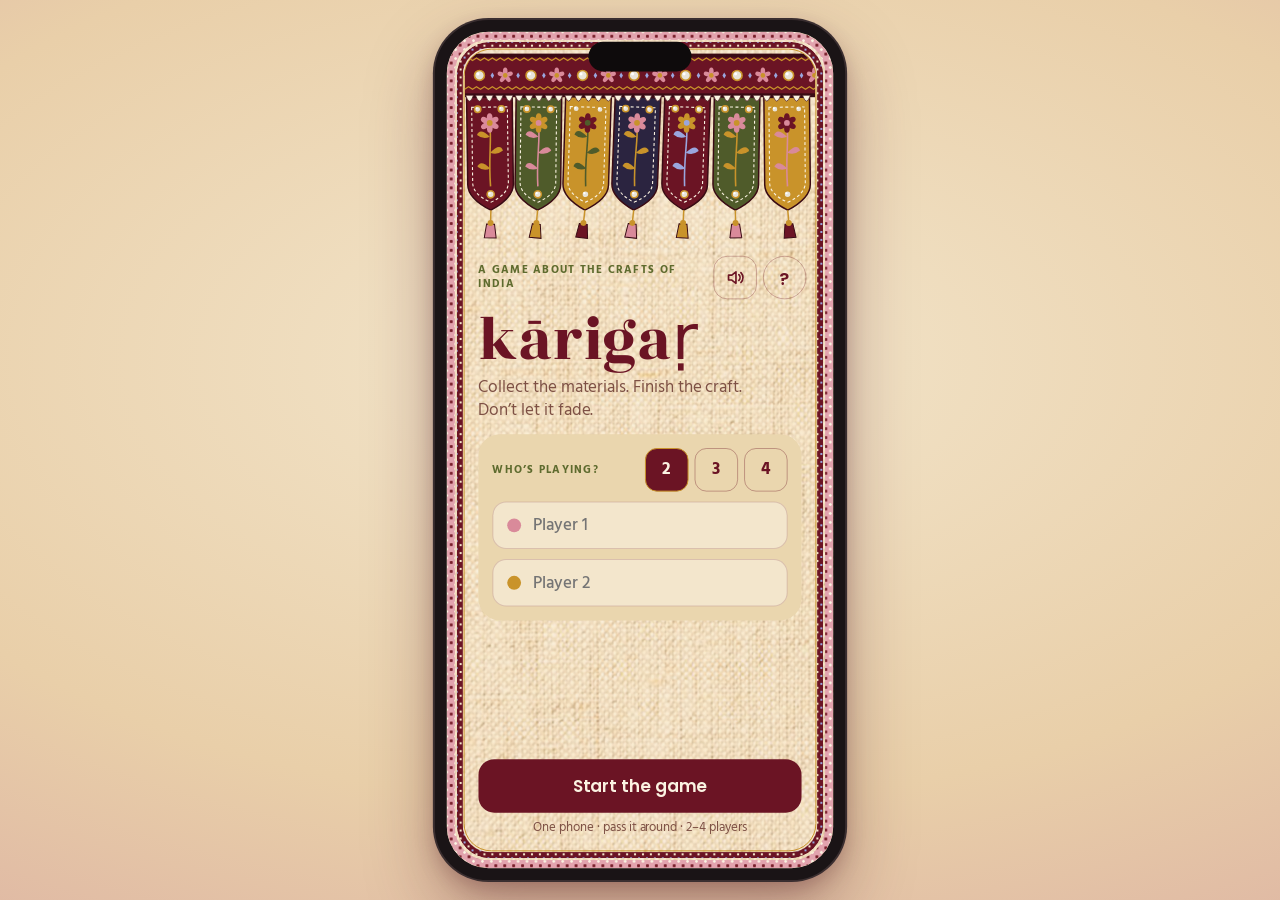
<file: Kaarigar/index.html>
<!DOCTYPE html>
<html lang="en">
<head>
<meta charset="utf-8">
<meta name="viewport" content="width=device-width,initial-scale=1,viewport-fit=cover">
<title>kārigaṛ</title>
<meta name="description" content="A pass-and-play card game about the crafts of India.">
<meta name="theme-color" content="#6B1424">
<link rel="icon" href="assets/toran-small.svg">
<link rel="preconnect" href="https://fonts.googleapis.com">
<link rel="stylesheet" href="https://fonts.googleapis.com/css2?family=Rozha+One&family=Poppins:ital,wght@0,500;0,600;0,700;1,500&family=Hind:wght@400;500;600;700&family=Playfair+Display:wght@900&display=swap">
<link rel="stylesheet" href="styles.css?v=frame2">
</head>
<body>
<div id="shell"><div id="app"><div class="frame f1"></div><div class="frame f2"></div><div class="f3"></div><div id="view" class="screen"></div></div></div>
<script src="data.js"></script>
<script src="sound.js"></script>
<script src="game.js?v=frame2"></script>
</body>
</html>
</file>
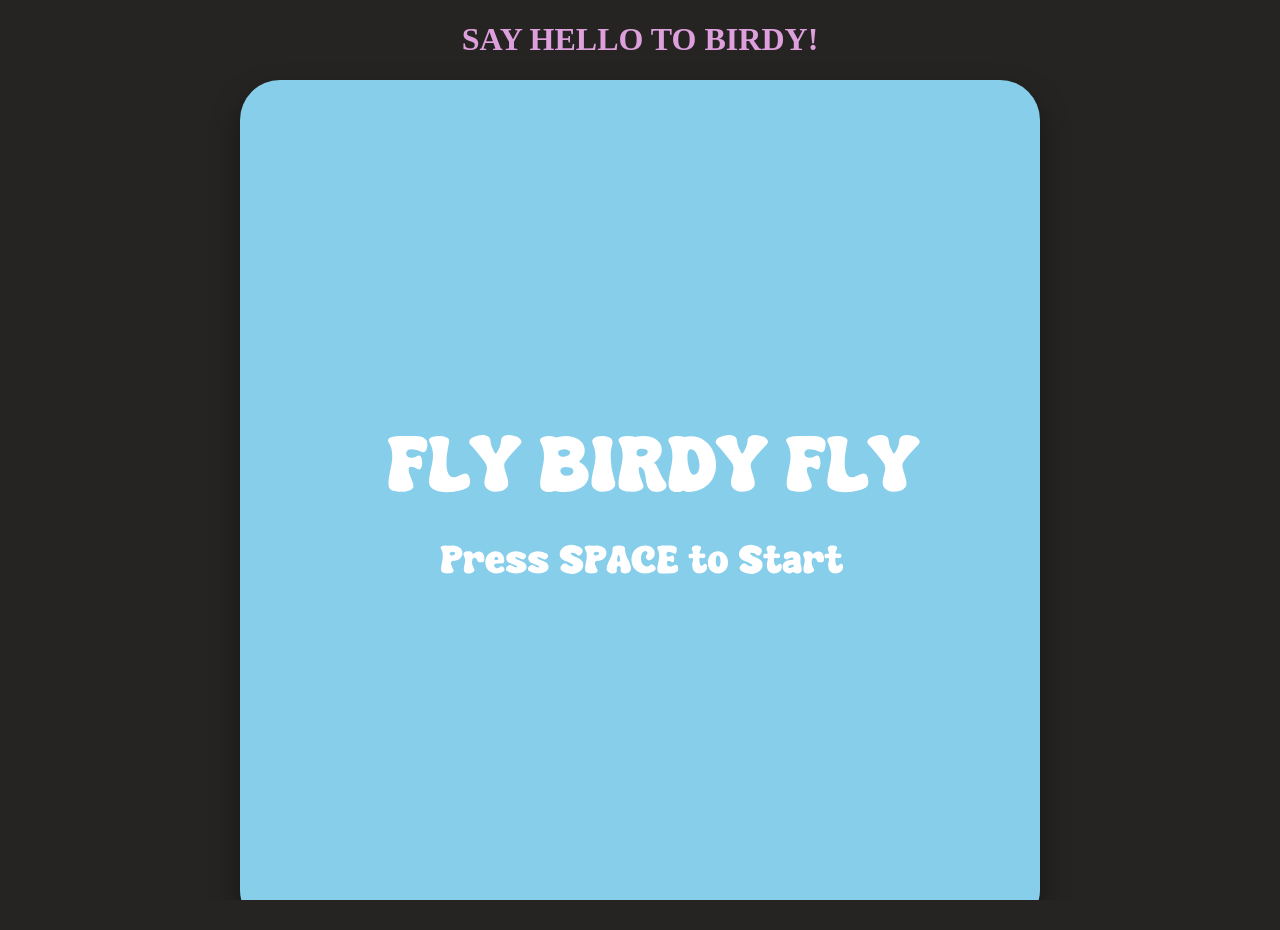
<file: TheBirdyProject/index.html>
<!DOCTYPE html>
<html lang="en">
  <head>
    <meta charset="utf-8" />
    <meta name="viewport" content="width=device-width, initial-scale=1.0">

    <title>Say Hello to Birdy!</title>

    <link rel="stylesheet" type="text/css" href="style.css">

    <script src="libraries/p5.min.js"></script>
    <script src="libraries/p5.sound.min.js"></script>
  </head>

  <body>
    <h1>SAY HELLO TO BIRDY!</h1>
    <script src="sketch.js"></script>
  </body>
</html>
</file>
<file: Kaarigar/styles.css>
/* VOICE: warm, festive, hand-made; a craft fair game you play on one phone
   IDEA: a Mughal-painted ludo board and an embroidered toran
   PICTURE: the toran banner and hand-framed craft cards
   COLOUR+TYPE: beige paper, deep maroon ink, mustard, dusty pink, olive, lavender; Rozha One + Poppins + Hind
   LAYOUT: one phone column inside a floral frame; table on top, crafts in the middle, hand tray at the bottom */
:root{color-scheme:light;--bg:#F3E6CC;--deep:#EAD6AE;--cream:#FBF3E2;--ink:#6B1424;--muted:#7E5145;--olive:#5E6B2E;--mustard:#C9932A;--pink:#D98A9A;--lav:#9AA6DE;--dark:#1F1B18;
  --display:'Rozha One',Georgia,serif;--card:'Poppins',system-ui,sans-serif;--body:'Hind',system-ui,sans-serif}
*{box-sizing:border-box;min-width:0}
html,body{margin:0;height:100%;background:#E2A3AE}
body{color:var(--ink);font:16px/1.4 var(--body);overflow:hidden;-webkit-tap-highlight-color:transparent;user-select:none;-webkit-user-select:none}
button{font:inherit;color:inherit;cursor:pointer}
button:disabled{opacity:.45;cursor:not-allowed}
:focus-visible{outline:3px solid var(--mustard);outline-offset:2px}
h1,h2,h3,p{margin:0}
#shell{position:fixed;inset:0;display:flex;justify-content:center;background:#E2A3AE}
#app{position:relative;width:100%;max-width:440px;height:100%;background:linear-gradient(rgba(243,230,204,.5),rgba(243,230,204,.5)),url(assets/linen.jpg) center/cover no-repeat,var(--bg);overflow:hidden}
.frame{position:absolute;pointer-events:none;z-index:50;-webkit-mask:linear-gradient(#000 0 0) content-box,linear-gradient(#000 0 0);-webkit-mask-composite:xor;mask-composite:exclude}
.f1{inset:0;padding:8px;background-color:#E2A3AE;background-image:radial-gradient(#7A1F2B 1.3px,transparent 1.8px),radial-gradient(#FBF3E2 1.1px,transparent 1.6px);background-size:9px 9px;background-position:0 0,4.5px 4.5px}
.f2{inset:10px;padding:6px;border-radius:10px;background-color:#6B1424;background-image:radial-gradient(#F3E6CC 1.1px,transparent 1.6px),radial-gradient(#9AA6DE 1px,transparent 1.5px);background-size:8px 8px;background-position:0 0,4px 4px}
.f3{position:absolute;inset:17px;border:1.5px solid var(--mustard);border-radius:6px;pointer-events:none;z-index:50}
.screen{position:absolute;inset:18px;display:flex;flex-direction:column;overflow:hidden;border-radius:5px}
.toran img{display:block;width:100%;height:auto}
.pad{padding:0 14px}
.eyebrow{font-size:11px;font-weight:700;letter-spacing:.12em;text-transform:uppercase;color:var(--olive)}
.muted{color:var(--muted)}
.btn{min-height:54px;border-radius:16px;border:0;background:var(--ink);color:var(--cream);font:600 17px var(--card);padding:0 18px;display:flex;align-items:center;justify-content:center;gap:8px}
.btn.ghost{background:transparent;color:var(--ink);border:1.5px solid rgba(107,20,36,.4)}
.btn.wide{width:100%}
.iconbtn{width:44px;height:44px;border-radius:14px;border:1.5px solid rgba(107,20,36,.3);background:transparent;display:flex;align-items:center;justify-content:center;flex-shrink:0}
/* setup */
.setup{flex:1;display:flex;flex-direction:column;gap:12px;padding:12px 14px 14px;overflow-y:auto}
.logo{font:400 64px/0.95 var(--display);color:var(--ink)}
.panel{background:var(--deep);border-radius:22px;padding:14px;display:flex;flex-direction:column;gap:10px}
.seg{display:flex;gap:6px}
.seg button{width:44px;height:44px;border-radius:12px;border:1.5px solid rgba(107,20,36,.35);background:transparent;font-weight:700;font-size:17px}
.seg button[aria-pressed=true]{background:var(--ink);color:var(--cream);border-color:var(--mustard)}
.namefield{display:flex;align-items:center;gap:10px;height:48px;padding:0 14px;border-radius:14px;background:var(--bg);border:1.5px solid rgba(107,20,36,.18)}
.namefield input{flex:1;border:0;background:transparent;color:var(--ink);font:500 17px var(--body);outline:none;user-select:text;-webkit-user-select:text}
.dot{width:14px;height:14px;border-radius:50%;flex-shrink:0}
.rules{margin:0;padding-left:20px;display:flex;flex-direction:column;gap:6px;font-size:15px}
/* handoff */
.handoff{flex:1;display:flex;flex-direction:column;align-items:center;text-align:center;padding:10px 18px 16px;gap:6px;overflow-y:auto}
.avatar{border-radius:50%;display:flex;align-items:center;justify-content:center;font:700 15px var(--card);color:var(--dark);flex-shrink:0}
.recap{width:100%;text-align:left;background:rgba(107,20,36,.07);border-radius:18px;padding:12px 14px;display:flex;flex-direction:column;gap:6px;font-size:15px}
/* turn */
.turn{flex:1;min-height:0;display:flex;flex-direction:column;padding:8px 12px 0;overflow:hidden}
.turnbody{flex:1;min-height:0;display:flex;flex-direction:column;gap:8px;overflow-y:auto;overscroll-behavior:contain;-webkit-overflow-scrolling:touch;scrollbar-width:none;margin:0 -12px;padding:0 12px 12px}
.turnbody::-webkit-scrollbar{display:none}
.turnbody>*{flex-shrink:0}
.top{display:flex;align-items:center;justify-content:space-between;gap:8px}
.opps{display:flex;gap:6px;overflow-x:auto;scrollbar-width:none}
.opp{flex:1 0 128px;display:flex;align-items:center;gap:8px;padding:5px 10px 5px 5px;border-radius:14px;background:rgba(107,20,36,.07);line-height:1.15}
.opp b{font-size:14px}.opp span{font-size:12px;color:var(--muted)}
.table{display:grid;grid-template-columns:repeat(4,minmax(0,1fr));gap:6px;padding:8px 4px;border-radius:18px;background:var(--deep)}
.slot{display:flex;flex-direction:column;align-items:center;gap:3px;border-radius:12px;padding:2px 0;font-size:11px;color:var(--muted)}
.back{width:58px;height:80px;border-radius:9px;touch-action:none;cursor:grab;display:flex;align-items:center;justify-content:center}
.back.craft{border:2px solid var(--mustard);background-color:var(--ink);background-image:radial-gradient(var(--mustard) 1.4px,transparent 1.8px);background-size:8px 8px;box-shadow:0 5px 0 #4A0E19}
.back.res{border:2px solid var(--olive);background-color:var(--olive);background-image:radial-gradient(var(--bg) 1.4px,transparent 1.8px);background-size:8px 8px;box-shadow:0 5px 0 #3A4420}
.back.res b{padding:1px 6px;border-radius:6px;background:var(--bg);color:var(--ink);font-size:14px}
.back.empty{border:2px dashed rgba(107,20,36,.3);box-shadow:none;background:transparent;cursor:default}
.bob{animation:bob 1.6s ease-in-out infinite}
@keyframes bob{0%,100%{transform:translateY(0)}50%{transform:translateY(-4px)}}
.rc{width:58px;height:80px;border-radius:9px;border:2px solid var(--c);background:var(--cream);overflow:hidden;display:flex;flex-direction:column;position:relative;touch-action:none;flex-shrink:0;box-shadow:0 3px 7px rgba(74,16,28,.16)}
.rc i{display:block;height:46px;flex-shrink:0;background:var(--c) center/cover no-repeat}
.rc span{padding:3px 5px;font:900 10.5px/1.1 'Playfair Display',Georgia,serif;color:var(--dark);overflow:hidden}
.rc span small{display:none;margin-top:2px;font:900 7px/1 'Playfair Display',Georgia,serif;letter-spacing:.08em;text-transform:uppercase;color:#5A4E44}
.rc em{position:absolute;top:4px;right:4px;min-width:22px;height:22px;padding:0 5px;border-radius:999px;background:var(--ink);color:var(--cream);font:700 12px/22px var(--body);font-style:normal;text-align:center}
.rc.big{width:100px;height:140px;border-width:3px;border-radius:13px;cursor:grab;box-shadow:0 12px 26px rgba(74,16,28,.3)}
.rc.big i{height:80px}.rc.big span{font-size:15px;padding:7px 9px}.rc.big span small{display:block;font-size:8px}
.rc.sel{outline:3px solid var(--mustard);outline-offset:3px}
.hint{text-align:center;font-size:14px;font-weight:600;color:var(--olive);min-height:20px}
.crafts{display:flex;flex-direction:column;gap:6px;border-radius:18px;padding:4px;margin:-4px}
.crow{display:flex;gap:10px;overflow-x:auto;scroll-snap-type:x mandatory;scrollbar-width:none;padding-bottom:4px}
.cc{width:158px;flex-shrink:0;scroll-snap-align:start;border-radius:16px;padding:8px;background-color:#1F1B18;background-image:radial-gradient(#E9DCC8 2.6px,transparent 3.1px);background-size:9px 9px;background-position:-1px -1px;position:relative;box-shadow:0 6px 14px rgba(74,16,28,.2)}
.cc .in{border-radius:10px;background:var(--panel);overflow:hidden;color:var(--dark);display:flex;flex-direction:column}
.cc .mot{height:30px;background:var(--panel) center top/100% auto no-repeat}
.cc h3{font:900 18px/1.1 'Playfair Display',Georgia,serif;text-align:center;padding:1px 4px 5px;white-space:nowrap;overflow:hidden;text-overflow:ellipsis;color:#1F1B18}
.cc h3.m{font-size:16px}.cc h3.s{font-size:13.5px;padding-top:3px;padding-bottom:7px}
.cc p{font:italic 500 10px/16px var(--card);text-align:center;background:#E9DCC8;color:#1F1B18;white-space:nowrap;overflow:hidden;text-overflow:ellipsis;padding:0 4px}
.cc .img{position:relative;height:142px;background:#E9DCC8 center/cover no-repeat;border-top:1.5px solid #1F1B18}
.cc .pills{bottom:7px}
.pills{position:absolute;left:5px;right:5px;bottom:6px;display:flex;flex-wrap:wrap;justify-content:center;gap:3px}
.pill{display:flex;align-items:center;gap:4px;padding:2px 6px;border-radius:999px;border:1.5px solid var(--dark);background:#fff;color:var(--dark);font:600 10.5px var(--card)}
.pill i{width:7px;height:7px;border-radius:50%;background:var(--c)}
.pill.ok{background:var(--ink);color:var(--cream)}
.emptycraft{width:158px;flex-shrink:0;border-radius:16px;border:2px dashed rgba(107,20,36,.35);display:flex;align-items:center;justify-content:center;text-align:center;padding:12px;font-size:13px;color:var(--muted);min-height:190px}
.tray{position:relative;z-index:5;margin:0 -12px;padding:10px 12px 12px;border-radius:20px 20px 0 0;background:var(--cream);box-shadow:0 -8px 24px rgba(74,16,28,.15);display:flex;flex-direction:column;gap:8px;flex-shrink:0}
.hand{display:flex;gap:6px;overflow-x:auto;scrollbar-width:none;min-height:80px}
.coin{width:26px;height:26px;border-radius:50%;background:var(--ink);color:var(--cream);font:700 13px/26px var(--body);text-align:center;display:inline-block}
.gi{background:var(--olive)}
.log{font-size:12.5px;color:var(--muted);white-space:nowrap;overflow:hidden;text-overflow:ellipsis}
/* drop zones */
[data-drop].ok{outline:2px dashed var(--mustard);outline-offset:2px}
[data-drop].over{outline:3px solid var(--mustard);background-color:rgba(201,147,42,.2)}
.ghost{position:fixed;z-index:100;pointer-events:none;transform:translate(-50%,-62%) rotate(-7deg) scale(1.1);box-shadow:0 18px 34px rgba(74,16,28,.4);animation:none!important}
/* sheets */
.scrim{position:absolute;inset:0;z-index:30;background:rgba(74,16,28,.45);display:flex;align-items:flex-end}
.sheet{width:100%;max-height:92%;overflow-y:auto;background:var(--cream);border-radius:26px 26px 0 0;padding:10px 16px 18px;display:flex;flex-direction:column;align-items:center;gap:12px;animation:up .25s ease-out}
@keyframes up{from{transform:translateY(40px);opacity:.5}to{transform:none;opacity:1}}
.grab{width:44px;height:5px;border-radius:3px;background:rgba(107,20,36,.3)}
.sheet h2{font:400 28px/1.05 var(--display);text-align:center}
.zones{display:flex;gap:10px;width:100%}
.zone{flex:1;min-height:64px;border-radius:16px;border:2px dashed rgba(107,20,36,.35);display:flex;align-items:center;justify-content:center;gap:8px;font-weight:600;font-size:14px;text-align:center;padding:6px;background:transparent}
.pair{display:flex;gap:24px;min-height:150px;align-items:center;justify-content:center}
.spcard{width:270px;border-radius:20px;background:#FFFDF8;border:7px solid var(--c);overflow:hidden;color:var(--dark);transform:rotate(-1.5deg);box-shadow:0 14px 30px rgba(74,16,28,.3)}
.spcard .k{background:var(--c);color:var(--cream);padding:6px 12px;font-size:12px;font-weight:700;letter-spacing:.14em;display:flex;justify-content:space-between}
.spcard .art{margin:10px 10px 0;height:96px;border-radius:10px;border:2px dashed rgba(31,27,24,.3);background:var(--t);display:flex;align-items:center;justify-content:center;font-size:12px;font-weight:600;color:#5A4E44;text-align:center;padding:8px}
.spcard .bd{padding:10px 14px 14px;display:flex;flex-direction:column;gap:6px}
.spcard h3{font:400 30px/1 var(--display)}
.spcard .fact{padding:7px 9px;border-radius:8px;background:var(--t);font-size:12.5px}
.picks{display:flex;flex-wrap:wrap;gap:8px;justify-content:center}
.pick{min-height:44px;padding:6px 12px;border-radius:12px;border:2px solid rgba(107,20,36,.3);background:transparent;display:flex;align-items:center;gap:7px;font-weight:600}
.pick[aria-pressed=true]{background:var(--ink);color:var(--cream);border-color:var(--ink)}
.medal{width:150px;height:150px;border-radius:50%;background:var(--mustard);display:flex;align-items:center;justify-content:center;box-shadow:0 0 0 7px var(--cream),0 14px 30px rgba(74,16,28,.25);flex-shrink:0}
.medal div{width:116px;height:116px;border-radius:50%;background:#FFFDF8 center/cover no-repeat;border:3px solid var(--dark);display:flex;align-items:center;justify-content:center;text-align:center;padding:10px;font-size:11px;font-weight:600;color:#5A4E44}
.info{width:100%;background:#FFFDF8;border-radius:18px;padding:12px 14px;display:flex;flex-direction:column;gap:8px;text-align:left}
.tabs{display:flex;gap:6px;overflow-x:auto;scrollbar-width:none}
.tab{flex-shrink:0;height:36px;padding:0 12px;border-radius:999px;border:1.5px solid var(--dark);background:transparent;color:var(--dark);font:600 13px var(--card)}
.tab[aria-selected=true]{background:var(--ink);color:var(--cream);border-color:var(--ink)}
table.score{width:100%;border-collapse:collapse;font-size:15px}
.score th,.score td{text-align:left;padding:8px 6px;border-bottom:1px solid rgba(107,20,36,.15);vertical-align:top}
.score th{font-size:11px;letter-spacing:.1em;text-transform:uppercase;color:var(--olive)}
.score td.n{text-align:right;font-variant-numeric:tabular-nums}
.score tr.win td{font-weight:700}
@media (prefers-reduced-motion:reduce){*{animation:none!important}}

/* review moment after a move: highlight what changed */
.rc.new,.cc.new,.slot.new{box-shadow:0 0 0 3px var(--mustard),0 0 18px rgba(201,147,42,.7);animation:glow 1.4s ease-in-out infinite}
.slot.new{border-radius:12px}
@keyframes glow{50%{box-shadow:0 0 0 3px var(--mustard),0 0 6px rgba(201,147,42,.3)}}

/* material choices shown as small resource cards */
.picks.cards{gap:12px;max-width:340px}
.pickcard{position:relative;background:none;border:0;padding:6px 4px;border-radius:14px;display:flex;flex-direction:column;align-items:center;gap:4px;transition:transform .15s ease}
.pickcard .rc{width:64px;height:88px;cursor:pointer}
.pickcard .rc i{height:50px}
.pickcard .rc span small{display:block}
.pickcard small{font-size:12px;font-weight:600;color:var(--muted)}
.pickcard .tick{position:absolute;top:0;right:-2px;width:24px;height:24px;border-radius:50%;background:var(--ink);color:var(--cream);font-size:14px;line-height:24px;text-align:center;opacity:0;transform:scale(.6);transition:opacity .15s,transform .15s}
.pickcard[aria-pressed=true]{transform:translateY(-6px)}
.pickcard[aria-pressed=true] .rc{outline:3px solid var(--mustard);outline-offset:2px;box-shadow:0 10px 18px rgba(74,16,28,.25)}
.pickcard[aria-pressed=true] .tick{opacity:1;transform:none}

/* pass-the-phone illustration */
.handover{margin:10px -18px 0;width:calc(100% + 36px);flex-shrink:0}
.handover img{display:block;width:100%;height:auto;animation:handIn 1s cubic-bezier(.2,.8,.2,1) both}
@keyframes handIn{from{opacity:0;transform:translateY(14px) scale(.97)}to{opacity:1;transform:none}}

/* phone frame: only on larger screens (laptops, desktops); real phones stay full-screen */
@media (hover:hover) and (pointer:fine){
  #shell{align-items:center;background:radial-gradient(120% 90% at 50% 40%,#F3E6CC 0,#E9CFA9 55%,#D9A9A0 100%)}
  #shell{overflow:hidden}
  #app{flex-shrink:0;width:390px;height:844px;max-width:none;border-radius:54px;border:12px solid #1A1416;box-sizing:content-box;transform:scale(var(--fit,1));transform-origin:center;
    box-shadow:0 0 0 2px #3A2E30,0 30px 70px rgba(74,16,28,.35),0 8px 20px rgba(74,16,28,.25)}
  #app::before{content:"";position:absolute;top:10px;left:50%;transform:translateX(-50%);width:104px;height:30px;border-radius:20px;background:#0E0B0C;z-index:60;pointer-events:none}
  #app .f1{border-radius:42px}
  #app .f2{border-radius:34px}
  #app .f3{border-radius:28px}
  #app .screen{border-radius:26px}
}
</file>
<file: TheBirdyProject/style.css>
html, body {
  margin: 0;
  padding: 0;
  height: 100%;
  background-color: rgb(38, 35, 35);
  text-align: center;
  color: plum;
  font-family: Georgia, 'Times New Roman';
  
  /* NEW: This strictly hides web browser scrollbars so the page physically cannot scroll */
  overflow: hidden; 
}

canvas {
  display: block;
  margin: auto;
  
  /* ---------- ROUNDED ARCADE LOOK ---------- */
  border-radius: 40px; 
  overflow: hidden;    
  box-shadow: 0px 15px 30px rgba(0, 0, 0, 0.4); 
  
  /* ---------- FIT TO SCREEN ---------- */
  max-height: 95vh; /* Never gets taller than 95% of your screen height */
  max-width: 95vw;  /* Never gets wider than 95% of your screen width */
  width: auto;      /* Keeps Birdy's proportions from stretching or squishing */
}
</file>
